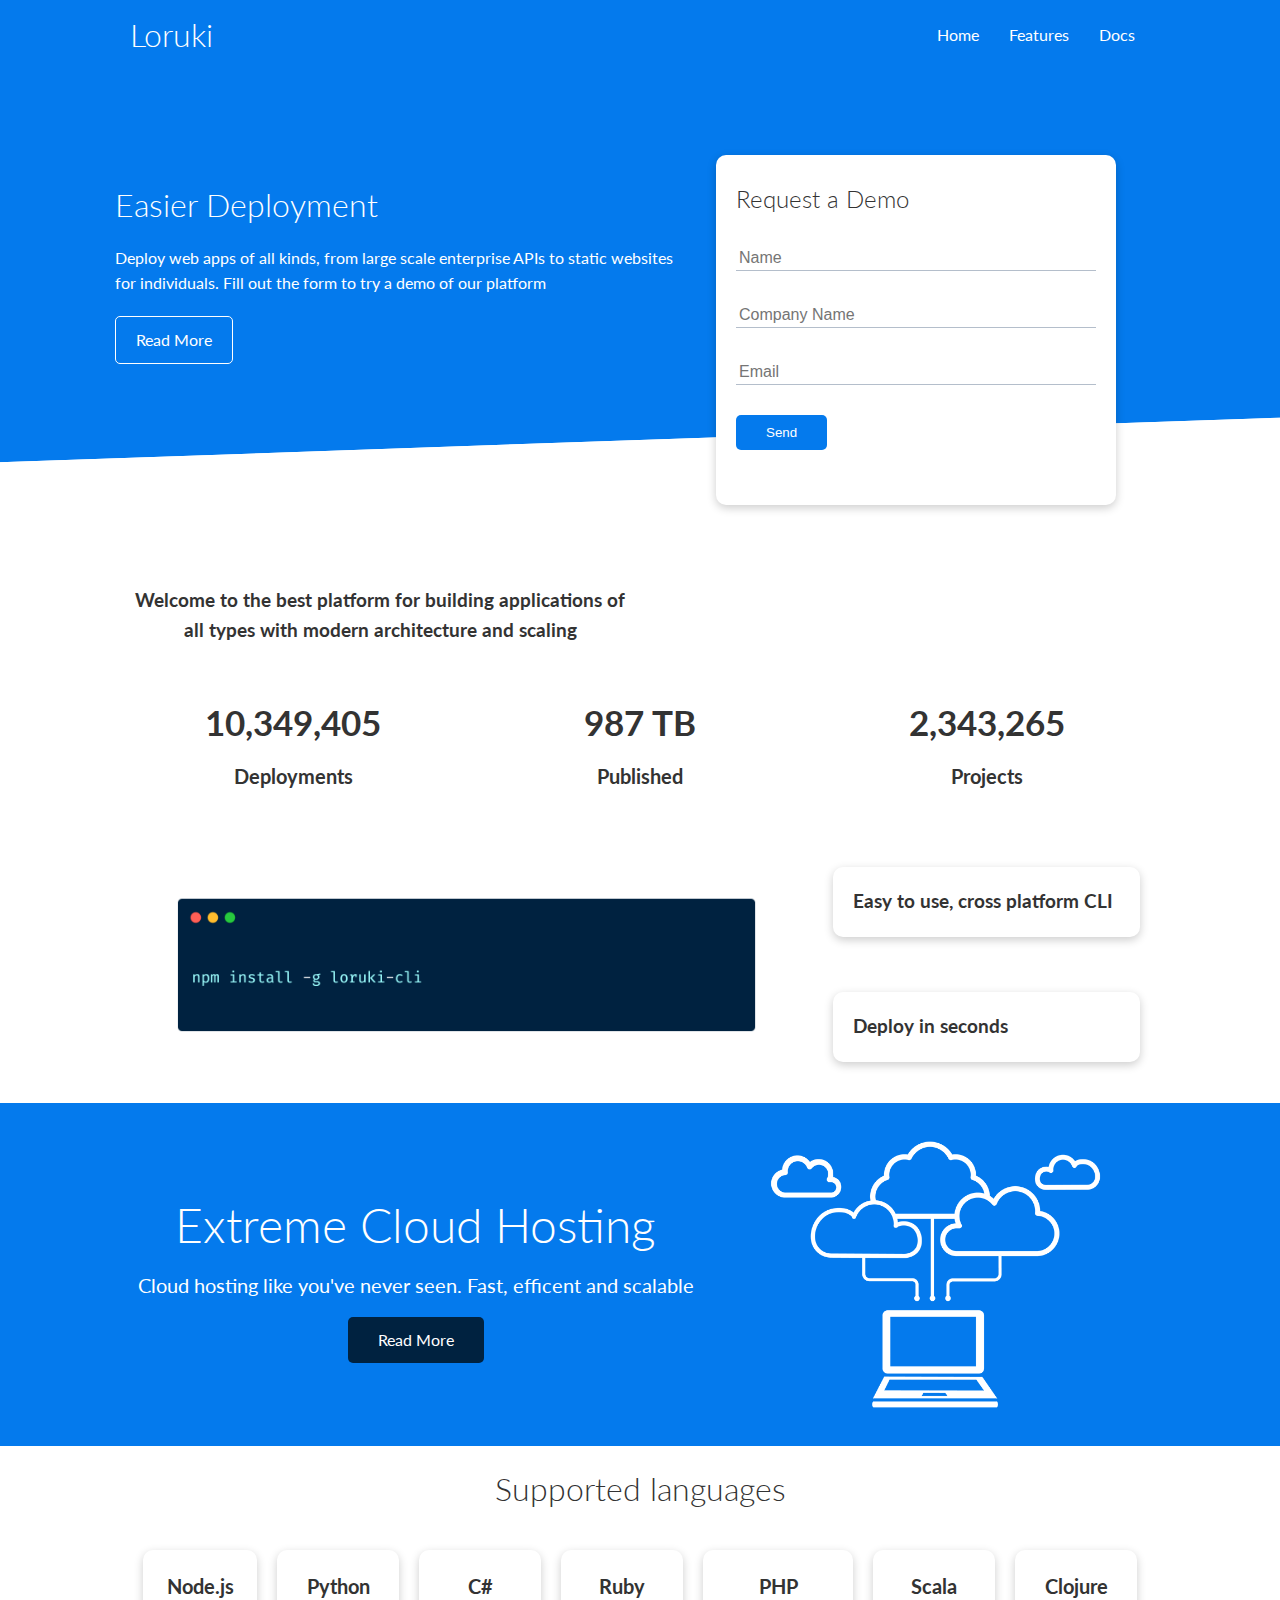
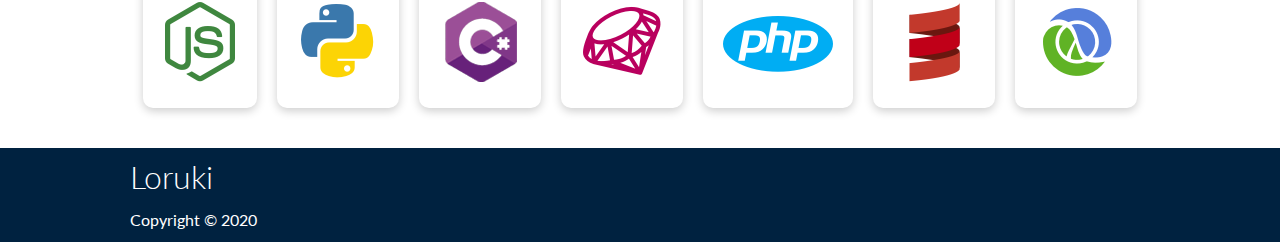
<file: index.html>
<!DOCTYPE html>
<html lang="en">
  <head>
    <meta charset="UTF-8" />
    <meta name="viewport" content="width=device-width, initial-scale=1.0" />
    <link
      rel="stylesheet"
      href="https://cdnjs.cloudflare.com/ajax/libs/font-awesome/6.4.0/css/all.min.css"
      integrity="sha512-iecdLmaskl7CVkqkXNQ/ZH/XLlvWZOJyj7Yy7tcenmpD1ypASozpmT/E0iPtmFIB46ZmdtAc9eNBvH0H/ZpiBw=="
      crossorigin="anonymous"
      referrerpolicy="no-referrer"
    />
    <link rel="stylesheet" href="/css/styles.css" />
    <link rel="stylesheet" href="/css/utilities.css" />
    <title>Loruki | Cloud Hosting For Everyone</title>
  </head>
  <body>
    <div class="navbar">
      <div class="container flex">
        <h1 class="logo">Loruki</h1>
        <nav>
          <ul>
            <li><a href="index.html">Home</a></li>
            <li><a href="features.html" target="_blank">Features</a></li>
            <li><a href="docs.html" target="_blank">Docs</a></li>
          </ul>
        </nav>
      </div>
    </div>
    <section class="showcase">
      <div class="container grid">
        <div class="showcase-text">
          <h1>Easier Deployment</h1>
          <p>
            Deploy web apps of all kinds, from large scale enterprise APIs to
            static websites for individuals. Fill out the form to try a demo of
            our platform
          </p>
          <a href="features.html">Read More</a>
        </div>
        <div class="showcase-form card">
          <h2>Request a Demo</h2>
          <form>
            <div class="form-control">
              <input type="text" name="name" placeholder="Name" required />
            </div>
            <div class="form-control">
              <input
                type="text"
                name="company"
                placeholder="Company Name"
                required
              />
            </div>
            <div class="form-control">
              <input type="email" name="email" placeholder="Email" required />
            </div>
            <div class="form-control">
              <input type="submit" value="Send" class="btn btn-primary" />
            </div>
          </form>
        </div>
      </div>
    </section>
    <section class="stats">
      <div class="container">
        <h3 class="stats-heading text-center my-1">
          Welcome to the best platform for building applications of all types
          with modern architecture and scaling
        </h3>
        <div class="grid grid-3 text-center my-4">
          <div>
            <i class="fas fa-server fa-3x"></i>
            <h3>10,349,405</h3>
            <p class="text-secondary">Deployments</p>
          </div>
          <div>
            <i class="fas fa-upload fa-3x"></i>
            <h3>987 TB</h3>
            <p class="text-secondary">Published</p>
          </div>
          <div>
            <i class="fas fa-project-diagram fa-3x"></i>
            <h3>2,343,265</h3>
            <p class="text-secondary">Projects</p>
          </div>
        </div>
      </div>
    </section>
    <section class="cli">
      <div class="container grid">
        <img src="images/cli.png" alt="cli" />
        <div class="card">
          <h3>Easy to use, cross platform CLI</h3>
        </div>
        <div class="card">
          <h3>Deploy in seconds</h3>
        </div>
      </div>
    </section>
    <section class="cloud bg-primary my-2 py-2">
      <div class="container grid">
        <div class="text-center">
          <h2 class="lg">Extreme Cloud Hosting</h2>
          <p class="lead my-1">
            Cloud hosting like you've never seen. Fast, efficent and scalable
          </p>
          <a href="features.html" class="btn btn-dark">Read More</a>
        </div>
        <img src="images/cloud.png" alt="cloud" />
      </div>
    </section>
    <section class="languages">
      <h2 class="md text-center my-2">Supported languages</h2>
      <div class="container flex">
        <div class="card">
          <h4>Node.js</h4>
          <img src="images/logos/node.png" alt="logos" />
        </div>
        <div class="card">
          <h4>Python</h4>
          <img src="images/logos/python.png" alt="logos" />
        </div>
        <div class="card">
          <h4>C#</h4>
          <img src="images/logos/csharp.png" alt="logos" />
        </div>
        <div class="card">
          <h4>Ruby</h4>
          <img src="images/logos/ruby.png" alt="logos" />
        </div>
        <div class="card">
          <h4>PHP</h4>
          <img src="images/logos/php.png" alt="logos" />
        </div>
        <div class="card">
          <h4>Scala</h4>
          <img src="images/logos/scala.png" alt="logos" />
        </div>
        <div class="card">
          <h4>Clojure</h4>
          <img src="images/logos/clojure.png" alt="logos" />
        </div>
      </div>
    </section>
    <footer class="footer bg-dark py5">
      <div class="container grid grid-3">
        <div>
          <h1>Loruki</h1>
          <p>Copyright &copy; 2020</p>
        </div>
        <nav>
          <ul>
            <li><a href="index.html"></a></li>
            <li><a href="features.html"></a></li>
            <li><a href="docs.html"></a></li>
          </ul>
        </nav>
        <div class="social">
          <a href="#"><i class="fab fa-github fa-2x"></i></a>
          <a href="#"><i class="fab fa-facebook fa-2x"></i></a>
          <a href="#"><i class="fab fa-instagram fa-2x"></i></a>
          <a href="#"><i class="fab fa-twitter fa-2x"></i></a>
        </div>
      </div>
    </footer>
  </body>
</html>
</file>
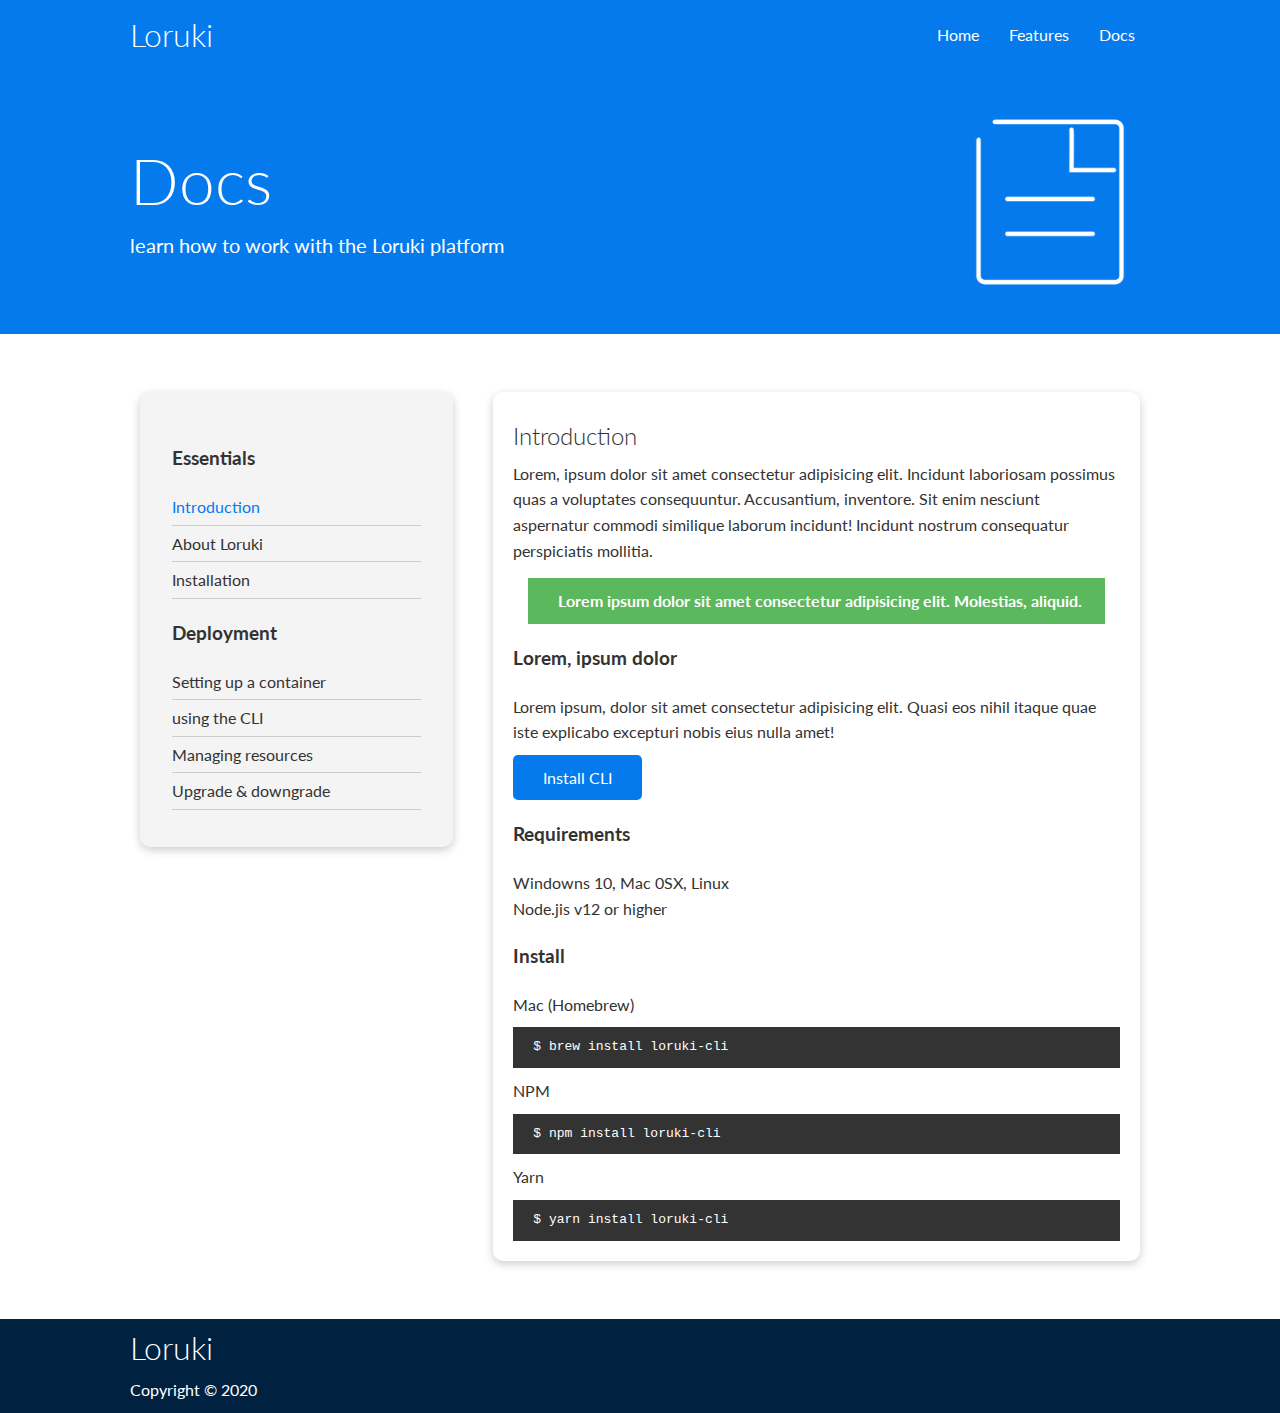
<file: docs.html>
<!DOCTYPE html>
<html lang="en">
  <head>
    <meta charset="UTF-8" />
    <meta name="viewport" content="width=device-width, initial-scale=1.0" />
    <link
      rel="stylesheet"
      href="https://cdnjs.cloudflare.com/ajax/libs/font-awesome/6.4.0/css/all.min.css"
      integrity="sha512-iecdLmaskl7CVkqkXNQ/ZH/XLlvWZOJyj7Yy7tcenmpD1ypASozpmT/E0iPtmFIB46ZmdtAc9eNBvH0H/ZpiBw=="
      crossorigin="anonymous"
      referrerpolicy="no-referrer"
    />
    <link rel="stylesheet" href="/css/styles.css" />
    <link rel="stylesheet" href="/css/utilities.css" />
    <title>Loruki | Cloud Hosting For Everyone</title>
  </head>
  <body>
    <div class="navbar">
      <div class="container flex">
        <h1 class="logo">Loruki</h1>
        <nav>
          <ul>
            <li><a href="index.html">Home</a></li>
            <li><a href="features.html">Features</a></li>
            <li><a href="docs.html">Docs</a></li>
          </ul>
        </nav>
      </div>
    </div>
    <section class="docs-head bg-primary py-3">
      <div class="container grid">
        <div>
          <h1 class="xl">Docs</h1>
          <p class="lead">learn how to work with the Loruki platform</p>
        </div>
        <img src="images/docs.png" alt="" />
      </div>
    </section>
    <section class="docs-main my-4">
      <div class="container grid">
        <div class="card bg-light p-3">
          <h3 class="my-2">Essentials</h3>
          <nav>
            <ul>
              <li><a class="text-primary" href="#">Introduction</a></li>
              <li><a href="#">About Loruki</a></li>
              <li><a href="#">Installation</a></li>
            </ul>
          </nav>

          <h3 class="my-2">Deployment</h3>
          <nav>
            <ul>
              <li><a href="#">Setting up a container</a></li>
              <li><a href="#">using the CLI</a></li>
              <li><a href="#">Managing resources</a></li>
              <li><a href="#">Upgrade & downgrade</a></li>
            </ul>
          </nav>
        </div>
        <div class="card">
          <h2>Introduction</h2>
          <p>
            Lorem, ipsum dolor sit amet consectetur adipisicing elit. Incidunt
            laboriosam possimus quas a voluptates consequuntur. Accusantium,
            inventore. Sit enim nesciunt aspernatur commodi similique laborum
            incidunt! Incidunt nostrum consequatur perspiciatis mollitia.
          </p>
          <div class="alert alert-success">
            <i class="fas fa-info"></i>Lorem ipsum dolor sit amet consectetur
            adipisicing elit. Molestias, aliquid.
          </div>
          <h3>Lorem, ipsum dolor</h3>
          <p>
            Lorem ipsum, dolor sit amet consectetur adipisicing elit. Quasi eos
            nihil itaque quae iste explicabo excepturi nobis eius nulla amet!
          </p>
          <a href="#" class="btn btn-primary">Install CLI</a>
          <h3>Requirements</h3>
          <ul>
            <li>Windowns 10, Mac 0SX, Linux</li>
            <li>Node.jis v12 or higher</li>
          </ul>
          <h3>Install</h3>
          <p>Mac (Homebrew)</p>
          <pre><code>$ brew install loruki-cli</code></pre>
          <p>NPM</p>
          <pre><code>$ npm install loruki-cli</code></pre>
          <p>Yarn</p>
          <pre><code>$ yarn install loruki-cli</code></pre>
        </div>
      </div>
    </section>
    <footer class="footer bg-dark py5">
      <div class="container grid grid-3">
        <div>
          <h1>Loruki</h1>
          <p>Copyright &copy; 2020</p>
        </div>
        <nav>
          <ul>
            <li><a href="index.html"></a></li>
            <li><a href="features.html"></a></li>
            <li><a href="docs.html"></a></li>
          </ul>
        </nav>
        <div class="social">
          <a href="#"><i class="fab fa-github fa-2x"></i></a>
          <a href="#"><i class="fab fa-facebook fa-2x"></i></a>
          <a href="#"><i class="fab fa-instagram fa-2x"></i></a>
          <a href="#"><i class="fab fa-twitter fa-2x"></i></a>
        </div>
      </div>
    </footer>
  </body>
</html>
</file>
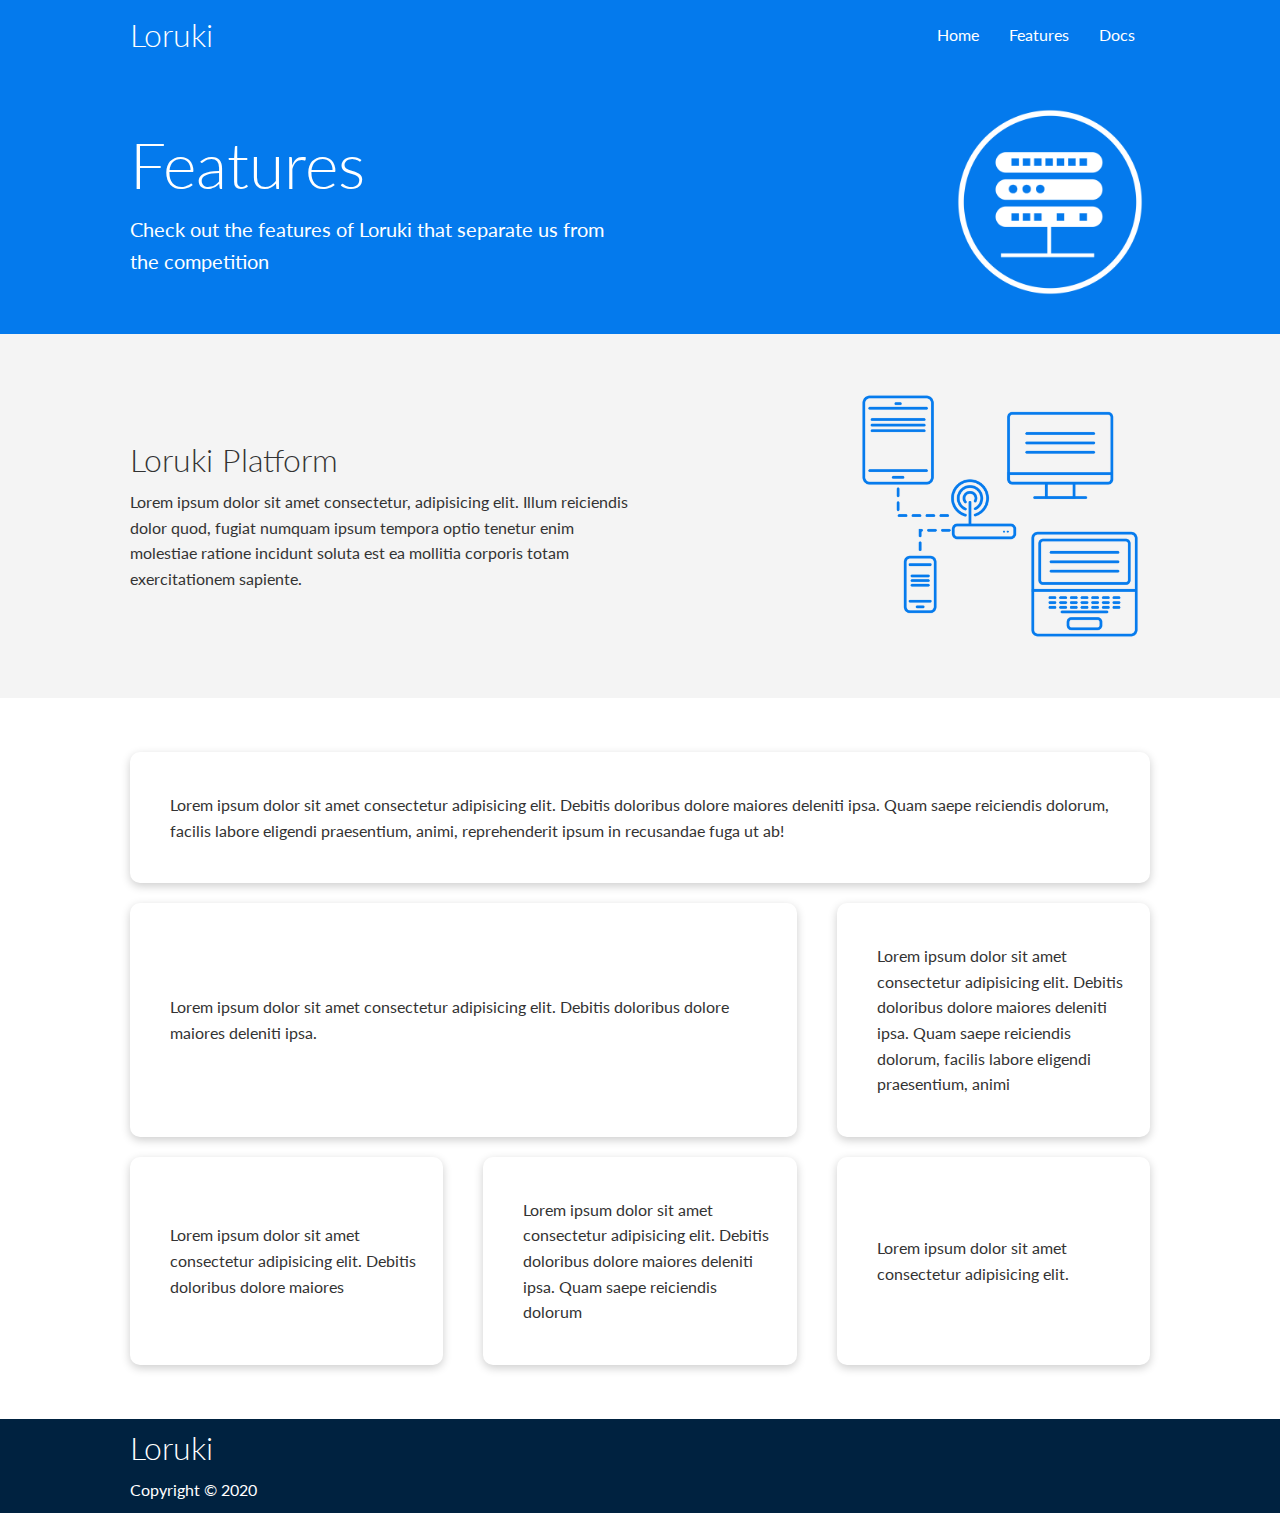
<file: features.html>
<!DOCTYPE html>
<html lang="en">
  <head>
    <meta charset="UTF-8" />
    <meta name="viewport" content="width=device-width, initial-scale=1.0" />
    <link
      rel="stylesheet"
      href="https://cdnjs.cloudflare.com/ajax/libs/font-awesome/6.4.0/css/all.min.css"
      integrity="sha512-iecdLmaskl7CVkqkXNQ/ZH/XLlvWZOJyj7Yy7tcenmpD1ypASozpmT/E0iPtmFIB46ZmdtAc9eNBvH0H/ZpiBw=="
      crossorigin="anonymous"
      referrerpolicy="no-referrer"
    />
    <link rel="stylesheet" href="/css/styles.css" />
    <link rel="stylesheet" href="/css/utilities.css" />
    <title>Loruki | Cloud Hosting For Everyone</title>
  </head>
  <body>
    <div class="navbar">
      <div class="container flex">
        <h1 class="logo">Loruki</h1>
        <nav>
          <ul>
            <li><a href="index.html">Home</a></li>
            <li><a href="features.html">Features</a></li>
            <li><a href="docs.html">Docs</a></li>
          </ul>
        </nav>
      </div>
    </div>
    <section class="features-head bg-primary py-3">
      <div class="container grid">
        <div>
          <h1 class="xl">Features</h1>
          <p class="lead">
            Check out the features of Loruki that separate us from the
            competition
          </p>
        </div>
        <img src="images/server.png" alt="" />
      </div>
    </section>
    <section class="features-sub-head bg-light py-3">
      <div class="container grid">
        <div>
          <h1 class="md">Loruki Platform</h1>
          <p>
            Lorem ipsum dolor sit amet consectetur, adipisicing elit. Illum
            reiciendis dolor quod, fugiat numquam ipsum tempora optio tenetur
            enim molestiae ratione incidunt soluta est ea mollitia corporis
            totam exercitationem sapiente.
          </p>
        </div>
        <img src="images/server2.png" alt="" />
      </div>
    </section>
    <section class="features-main my-2">
      <div class="container grid grid-3">
        <div class="card flex">
          <i class="fas fa-server fa-3x"></i>
          <p>
            Lorem ipsum dolor sit amet consectetur adipisicing elit. Debitis
            doloribus dolore maiores deleniti ipsa. Quam saepe reiciendis
            dolorum, facilis labore eligendi praesentium, animi, reprehenderit
            ipsum in recusandae fuga ut ab!
          </p>
        </div>
        <div class="card flex">
          <i class="fas fa-network-wired fa-3x"></i>
          <p>
            Lorem ipsum dolor sit amet consectetur adipisicing elit. Debitis
            doloribus dolore maiores deleniti ipsa.
          </p>
        </div>
        <div class="card flex">
          <i class="fas fa-laptop-code fa-3x"></i>
          <p>
            Lorem ipsum dolor sit amet consectetur adipisicing elit. Debitis
            doloribus dolore maiores deleniti ipsa. Quam saepe reiciendis
            dolorum, facilis labore eligendi praesentium, animi
          </p>
        </div>
        <div class="card flex">
          <i class="fas fa-database fa-3x"></i>
          <p>
            Lorem ipsum dolor sit amet consectetur adipisicing elit. Debitis
            doloribus dolore maiores
          </p>
        </div>
        <div class="card flex">
          <i class="fas fa-power-off fa-3x"></i>
          <p>
            Lorem ipsum dolor sit amet consectetur adipisicing elit. Debitis
            doloribus dolore maiores deleniti ipsa. Quam saepe reiciendis
            dolorum
          </p>
        </div>
        <div class="card flex">
          <i class="fas fa-upload fa-3x"></i>
          <p>Lorem ipsum dolor sit amet consectetur adipisicing elit.</p>
        </div>
      </div>
    </section>
    <footer class="footer bg-dark py5">
      <div class="container grid grid-3">
        <div>
          <h1>Loruki</h1>
          <p>Copyright &copy; 2020</p>
        </div>
        <nav>
          <ul>
            <li><a href="index.html"></a></li>
            <li><a href="features.html"></a></li>
            <li><a href="docs.html"></a></li>
          </ul>
        </nav>
        <div class="social">
          <a href="#"><i class="fab fa-github fa-2x"></i></a>
          <a href="#"><i class="fab fa-facebook fa-2x"></i></a>
          <a href="#"><i class="fab fa-instagram fa-2x"></i></a>
          <a href="#"><i class="fab fa-twitter fa-2x"></i></a>
        </div>
      </div>
    </footer>
  </body>
</html>
</file>
<file: css/styles.css>
@import url("https://fonts.googleapis.com/css2?family=Lato:wght@300&display=swap");

:root {
  --primary-color: #047aed;
  --secondary-color: #1c3fa8;
  --dark-color: #002240;
  --light-color: #f4f4f4;
  --success-color: #5cb85c;
  --error-color: #d9534f;
}
* {
  margin: 0;
  padding: 0;
  box-sizing: border-box;
}
body {
  font-family: "Lato", sans-serif;
  color: #333;
  line-height: 1.6;
  font-style: normal;
}
ul {
  list-style-type: none;
}
a {
  text-decoration: none;
  color: #333;
}
h1,
h2 {
  font-weight: 300;
  line-height: 1.2;
  margin: 10px 0;
}
p {
  margin: 10px 0;
}
img {
  width: 100%;
}
code,
pre {
  background: #333;
  color: #fff;
  padding: 10px;
}
.navbar {
  background-color: var(--primary-color);
  color: #fff;
  height: 70px;
}
.navbar .flex {
  justify-content: space-between;
}
.navbar ul {
  display: flex;
}
.navbar a {
  color: #fff;
  padding: 10px;
  margin: 0 5px;
}
.navbar a:hover {
  border-bottom: 2px solid #fff;
}
/* Showcase */
.showcase {
  height: 400px;
  background-color: var(--primary-color);
  color: #fff;
  position: relative;
}
.showcase a {
  display: inline-block;
  padding: 10px 20px;
  color: #fff;
  border: 1px #fff solid;
  border-radius: 5px;
}
.showcase a:hover {
  transform: scale(0.98);
}
.showcase h1 {
  font: size 40px;
}
.showcase p {
  margin: 20px 0;
}
.showcase .grid {
  grid-template-columns: 55% 45%;
  gap: 30px;
  overflow: visible;
}
.showcase-text {
  animation: slideInFromLeft 1s ease-in;
}
.showcase-form {
  position: relative;
  top: 60px;
  height: 350px;
  width: 400px;
  padding: 40px;
  z-index: 100;
  animation: slideInFromRight 1s ease-in;
}
.showcase-form .form-control {
  margin: 30px 0;
}
.showcase-form input[type="text"],
.showcase-form input[type="email"] {
  border: 0;
  border-bottom: 1px solid #b4becb;
  width: 100%;
  padding: 3px;
  font-size: 1rem;
}
.showcase-form input:focus {
  outline: none;
}
/* Stats */
.stats {
  padding-top: 100px;
  animation: slideInFromBottom 1s ease-in;
}
.stats-heading {
  max-width: 500px;
  margin: auto;
}
.stats .grid h3 {
  font-size: 35px;
}
.stats .grid p {
  font-size: 20px;
  font-weight: bold;
}
/* Cli */
.cli .grid {
  grid-template-columns: repeat(3, 1fr);
  grid-template-rows: repeat(2, 1fr);
}
.cli .grid > *:first-child {
  grid-column: 1 / span 2;
  grid-row: 1 / span 2;
}

/* Cloud */
.cloud .grid {
  grid-template-columns: 4fr 3fr;
}
/*languages*/
.languages .flex {
  flex-wrap: wrap;
}
.languages .card {
  text-align: center;
  margin: 18px 10px 40px;
  transition: transform 0.2s ease-in;
}
.languages .card h4 {
  font-size: 20px;
  margin: bottom 10px;
}
.languages .card:hover {
  transform: translateY(-15px);
}
/* Features */
.features-head img,
.docs-head img {
  width: 200px;
  justify-self: flex-end;
}
.features-sub-head img {
  width: 300px;
  justify-self: flex-end;
}
.features-main .card > i {
  margin-right: 20px;
}
.features-main .grid {
  padding: 30px;
}
.features-main .grid > *:first-child {
  grid-column: 1 / span 3;
}
.features-main .grid > *:nth-child(2) {
  grid-column: 1 / span 2;
}
/* Docs */
.docs-main h3 {
  margin: 20px 0;
}
.docs-main .grid {
  grid-template-columns: 1fr 2fr;
  align-items: flex-start;
}
.docs-main nav li {
  font-size: 1rem;
  padding-bottom: 5px;
  margin-bottom: 5px;
  border-bottom: 1px solid #ccc;
}
.docs-main a:hover {
  font-weight: bold;
}
/* Footer */
.footer .social a {
  margin: 0 10px;
}
/* Animations */
@keyframes slideInFromLeft {
  0% {
    transform: translateX(-100%);
  }
  100% {
    transform: translateX(0);
  }
}
@keyframes slideInFromRight {
  0% {
    transform: translateX(100%);
  }
  100% {
    transform: translateX(0);
  }
}
@keyframes slideInFromTop {
  0% {
    transform: translateY(-100%);
  }
  100% {
    transform: translateX(0);
  }
}
@keyframes slideInFromBottom {
  0% {
    transform: translateY(100%);
  }
  100% {
    transform: translateX(0);
  }
}

/* Tablet and under */
@media (max-width: 768px) {
  .grid,
  .showcase .grid,
  .stats .grid,
  .cli .grid,
  .cloud .grid,
  .features-main .grid,
  .docs-main .grid {
    grid-template-columns: 1fr;
    grid-template-rows: 1fr;
  }
  .showcase {
    height: auto;
  }
  .showcase-text {
    text-align: center;
    margin-top: 40px;
    animation: slideInFromTop 1s ease-in;
  }
  .showcase-form {
    justify-self: center;
    margin: auto;
    animation: slideInFromBottom 1s ease-in;
  }
  .cli .grid > *:first-child {
    grid-column: 1;
    grid-row: 1;
  }
  .features-head,
  .features-sub-head,
  .docs-head {
    text-align: center;
  }
  .features-head img,
  .features-sub-head img,
  .docs-head img {
    justify-self: center;
  }
  .features-main .grid > *:first-child,
  .features-main .grid > *:nth-child(2) {
    grid-column: 1;
  }
}

/* Mobile */
@media (max-width: 500px) {
  .navbar {
    height: 110px;
  }
  .navbar .flex {
    flex-direction: column;
  }
  .navbar ul {
    padding: 10px;
    background-color: rgba(0, 0, 0, 0.1);
  }
}
</file>
<file: css/utilities.css>
:root {
  --primary-color: #047aed;
  --secondary-color: #1c3fa8;
  --dark-color: #002240;
  --light-color: #f4f4f4;
  --success-color: #5cb85c;
  --error-color: #d9534f;
}
/* Utilities */
.container {
  max-width: 1100px;
  margin: 0 auto;
  overflow: auto;
  padding: 0 40px;
}
.card {
  background-color: #fff;
  border-radius: 10px;
  box-shadow: 0 3px 10px rgba(0, 0, 0, 0.2);
  padding: 20px;
  margin: 10px;
  color: #333;
}
.btn {
  display: inline-block;
  padding: 10px 30px;
  cursor: pointer;
  background: var(--primary-color);
  color: #fff;
  border: none;
  border-radius: 5px;
}
.btn-outline {
  background-color: transparent;
  border: 1px solid #fff;
}
.btn:hover {
  transform: scale(0.98);
}
/* Backgrounds & colored buttons */
.bg-primary,
.btn-primary {
  background-color: var(--primary-color);
  color: #fff;
}
.bg-secondary,
.btn-secondary {
  background-color: var(--secondary-color);
  color: #fff;
}
.bg-dark,
.btn-dark {
  background-color: var(--dark-color);
  color: #fff;
}
.bg-light,
.btn-light {
  background-color: var(--light-color);
  color: #333;
}

.bg-primary a,
.btn-primary a,
.bg-secondary a,
.btn-secondary a,
.bg-dark a,
.btn-dark a {
  color: #fff;
}
/* Text colors */
.text-primary {
  color: var(--primary-color);
}
.text-secondary {
  olor: var(--secondary-color);
}
.text-dark {
  color: var(--dark-color);
}
.text-light {
  color: var(--light-color);
}

/* Text sizes */
.lead {
  font-size: 20px;
}
.sm {
  font-size: 1rem;
}
.md {
  font-size: 2rem;
}
.lg {
  font-size: 3rem;
}
.xl {
  font-size: 4rem;
}
.text-center {
  text-align: center;
}

.showcase::before,
.showcase::after {
  content: "";
  position: absolute;
  height: 100px;
  bottom: -70px;
  right: 0;
  left: 0;
  background: rgb(255, 255, 255);
  transform: skewY(-2deg);
  -webkit-transform: skewY(-2deg);
  -moz-transform: skewY(-2deg);
  -ms-transform: skewY(-2deg);
}
/* Alert */
.alert {
  background-color: var(--light-color);
  padding: 10px 20px;
  font-weight: bold;
  margin: 15px;
}
.alert i {
  margin-right: 10px;
}
.alert-success {
  background-color: var(--success-color);
  color: #fff;
}
.alert-error {
  background-color: var(--error-color);
  color: #fff;
}
.flex {
  display: flex;
  justify-content: center;
  align-items: center;
  height: 100%;
}
.grid {
  display: grid;
  grid-template-columns: repeat(2, 1fr);
  gap: 20px;
  justify-content: center;
  align-items: center;
  height: 100%;
}
.grid-3 {
  grid-template-columns: repeat(3, 1fr);
}
/*Margin*/
.my-1 {
  margin: 1rem 0;
}
.my-2 {
  margin: 1.5rem 0;
}
.my-3 {
  margin: 2rem 0;
}
.my-4 {
  margin: 3rem 0;
}
.my-5 {
  margin: 4rem 0;
}

.m-1 {
  margin: 1rem;
}
.m-2 {
  margin: 1.5rem;
}
.m-3 {
  margin: 2rem;
}
.m-4 {
  margin: 3rem;
}
.m-5 {
  margin: 4rem;
}

/*Padding*/
.py-1 {
  padding: 1rem 0;
}
.py-2 {
  padding: 1.5rem 0;
}
.py-3 {
  padding: 2rem 0;
}
.py-4 {
  padding: 3rem 0;
}
.py-5 {
  padding: 4rem 0;
}

.p-1 {
  padding: 1rem;
}
.p-2 {
  padding: 1.5rem;
}
.p-3 {
  padding: 2rem;
}
.p-4 {
  padding: 3rem;
}
.p-5 {
  padding: 4rem;
}
</file>
